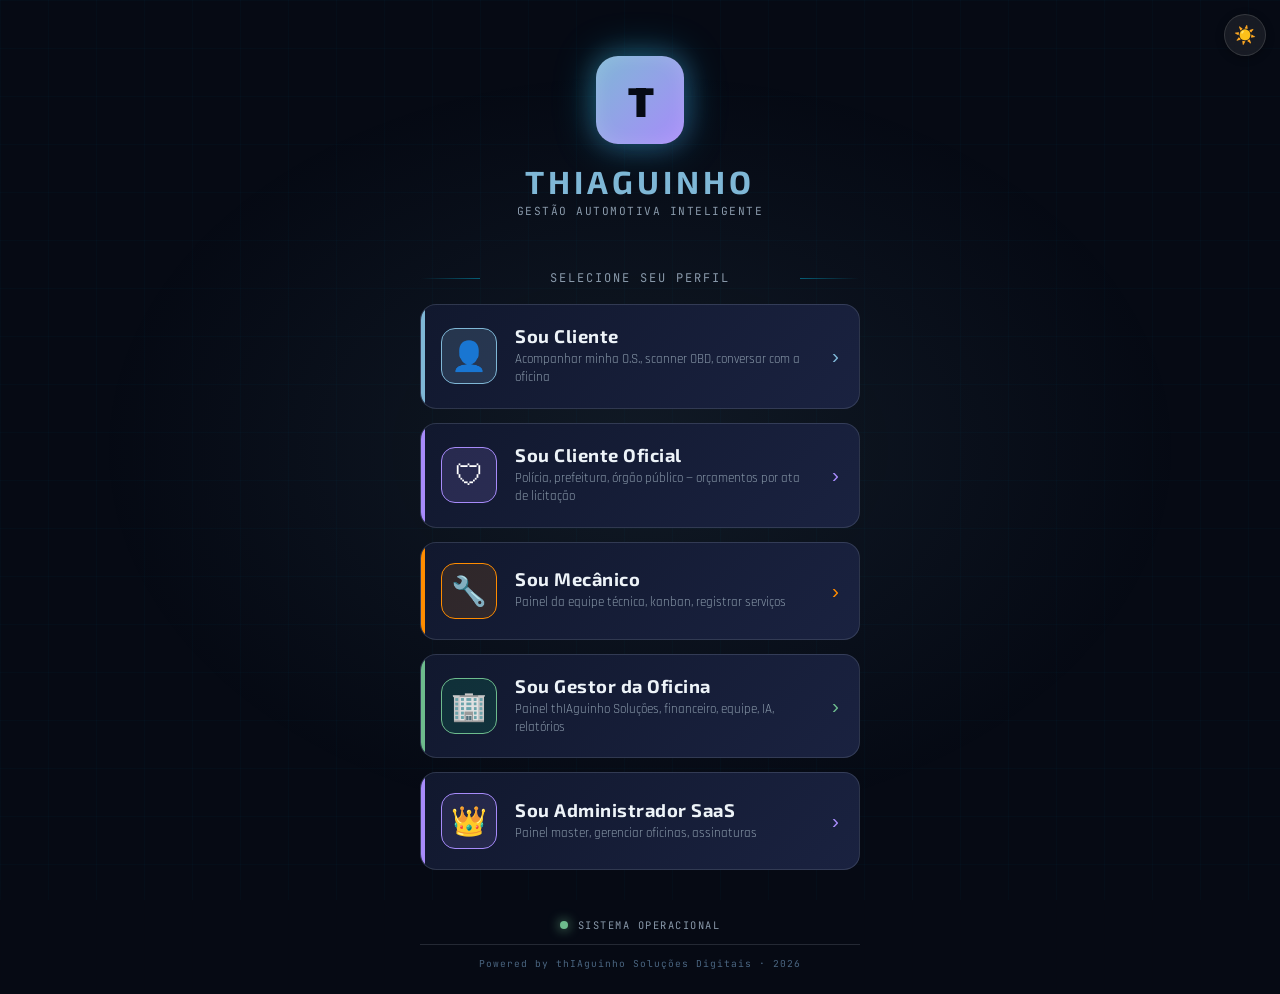
<file: capacitor-android/www/index.html>
<!DOCTYPE html><html lang="pt-BR"><head><meta charset="UTF-8"><meta name="viewport" content="width=device-width,initial-scale=1.0"><title>thIAguinho</title><script>location.replace('selecionar-perfil.html');</script></head><body></body></html>
</file>
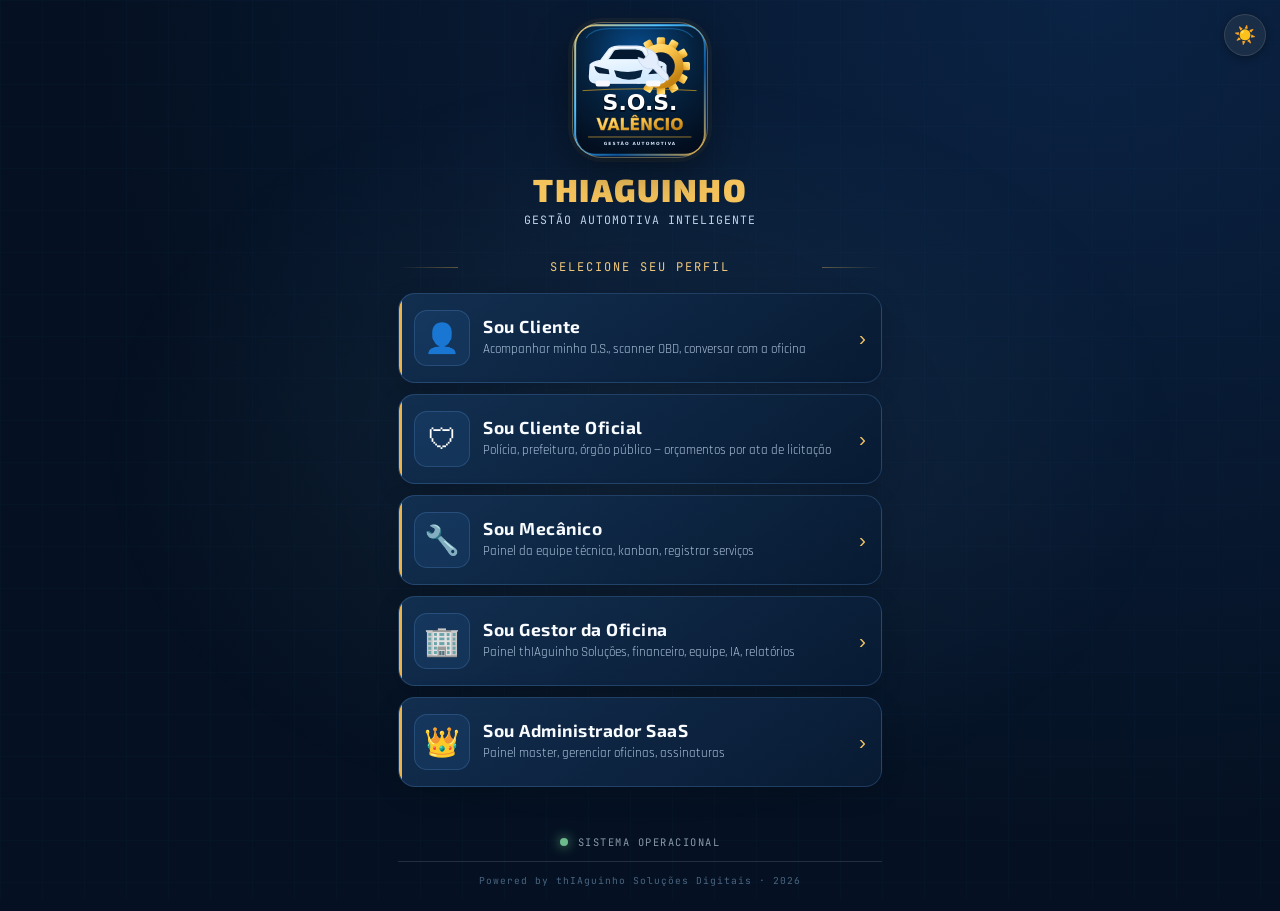
<file: selecionar-perfil.html>
<!DOCTYPE html>
<html lang="pt-BR">
<head>
<meta charset="UTF-8">
<script>(function(){try{var t=localStorage.getItem("thiaguinho_theme");if(t==="light"||t==="dark")document.documentElement.setAttribute("data-theme",t);else document.documentElement.setAttribute("data-theme","dark");}catch(e){document.documentElement.setAttribute("data-theme","dark");}})();</script>
<meta name="viewport" content="width=device-width, initial-scale=1.0, maximum-scale=1.0, user-scalable=no, viewport-fit=cover">
<title>thIAguinho — Selecionar Perfil</title>

<!-- ═══ PWA ═══ -->
<link rel="manifest" href="manifest.json?v=sosicon-20261015">
<link rel="icon" type="image/x-icon" href="favicon.ico?v=sosicon-20261015">
<link rel="icon" type="image/png" sizes="192x192" href="assets/icon-192.png?v=sosicon-20261015">
<meta name="theme-color" content="#00D4FF">
<meta name="apple-mobile-web-app-capable" content="yes">
<meta name="apple-mobile-web-app-status-bar-style" content="black-translucent">
<meta name="apple-mobile-web-app-title" content="thIAguinho">
<meta name="mobile-web-app-capable" content="yes">
<script>
if ('serviceWorker' in navigator) {
  window.addEventListener('load', function() {
    navigator.serviceWorker.register('service-worker.js').catch(function(){});
  });
}
</script>

<link href="https://fonts.googleapis.com/css2?family=Rajdhani:wght@400;500;600;700&family=JetBrains+Mono:wght@400;700&family=Exo+2:wght@300;400;600;700;900&display=swap" rel="stylesheet">

<style>
* { margin: 0; padding: 0; box-sizing: border-box; -webkit-tap-highlight-color: transparent; }

:root,
:root[data-theme="dark"] {
  --bg-primary:    #060A14;
  --bg-secondary:  #0A0F1F;
  --surf-1:        #11182E;
  --surf-2:        #1A2240;
  --border:        rgba(0, 212, 255, 0.15);
  --border-strong: rgba(0, 212, 255, 0.4);
  --brand:         #00D4FF;
  --brand-dim:     rgba(0, 212, 255, 0.12);
  --brand-glow:    rgba(0, 212, 255, 0.35);
  --text:          #E8F4FF;
  --text-muted:    #7A9AB8;
  --text-disabled: #4A6580;
  --success:       #00FF88;
  --warn:          #FFB800;
  --danger:        #FF3B3B;
  --accent-purple: #A78BFA;
  --accent-orange: #FF8C00;

  --r-sm: 6px;
  --r-md: 10px;
  --r-lg: 16px;
  --r-xl: 24px;

  --ff-display: 'Exo 2', sans-serif;
  --ff-mono:    'JetBrains Mono', monospace;
  --ff-body:    'Rajdhani', sans-serif;
  color-scheme: dark;
}
:root[data-theme="light"] {
  --bg-primary:    #F4F7FB;
  --bg-secondary:  #FFFFFF;
  --surf-1:        #FFFFFF;
  --surf-2:        #F1F5F9;
  --border:        rgba(15, 23, 42, 0.10);
  --border-strong: rgba(15, 23, 42, 0.20);
  --brand:         #0066B3;
  --brand-dim:     rgba(0, 102, 179, 0.10);
  --brand-glow:    rgba(0, 102, 179, 0.20);
  --text:          #0F172A;
  --text-muted:    #475569;
  --text-disabled: #94A3B8;
  --success:       #047857;
  --warn:          #B45309;
  --danger:        #B91C1C;
  --accent-purple: #5B21B6;
  --accent-orange: #C2410C;
  color-scheme: light;
}

body {
  background: var(--bg-primary);
  color: var(--text);
  font-family: var(--ff-body);
  min-height: 100vh;
  min-height: 100dvh;
  overflow-x: hidden;
  position: relative;
}

/* Grid futurista de fundo */
body::before {
  content: '';
  position: fixed;
  inset: 0;
  background-image:
    linear-gradient(rgba(0, 212, 255, 0.025) 1px, transparent 1px),
    linear-gradient(90deg, rgba(0, 212, 255, 0.025) 1px, transparent 1px);
  background-size: 48px 48px;
  pointer-events: none;
  z-index: 0;
  animation: gridDrift 30s linear infinite;
}
@keyframes gridDrift { to { background-position: 48px 48px; } }

/* Glow radial central */
body::after {
  content: '';
  position: fixed;
  inset: 0;
  background: radial-gradient(ellipse at center, var(--brand-dim) 0%, transparent 60%);
  pointer-events: none;
  z-index: 0;
  opacity: 0.5;
}

.container {
  position: relative;
  z-index: 1;
  max-width: 480px;
  margin: 0 auto;
  padding: 32px 20px 24px;
  min-height: 100vh;
  min-height: 100dvh;
  display: flex;
  flex-direction: column;
}

/* ═══ HEADER ═══ */
.brand-header {
  text-align: center;
  margin-bottom: 32px;
  animation: fadeDown 0.6s 0.1s both;
}
@keyframes fadeDown {
  from { opacity: 0; transform: translateY(-12px); }
  to   { opacity: 1; transform: translateY(0); }
}

.brand-logo {
  width: 88px;
  height: 88px;
  margin: 0 auto 18px;
  background: linear-gradient(135deg, var(--brand), var(--accent-purple));
  border-radius: 22px;
  display: flex;
  align-items: center;
  justify-content: center;
  font-family: var(--ff-display);
  font-size: 2.6rem;
  font-weight: 900;
  color: var(--bg-primary);
  letter-spacing: -2px;
  position: relative;
  box-shadow: 0 0 40px var(--brand-glow), inset 0 0 20px rgba(255, 255, 255, 0.15);
}
.brand-logo::after {
  content: '';
  position: absolute;
  inset: -4px;
  border-radius: 26px;
  background: linear-gradient(135deg, var(--brand), var(--accent-purple));
  opacity: 0.2;
  filter: blur(12px);
  z-index: -1;
}

.brand-title {
  font-family: var(--ff-display);
  font-size: 2rem;
  font-weight: 700;
  letter-spacing: 4px;
  color: var(--brand);
  text-transform: uppercase;
  margin-bottom: 4px;
}

.brand-subtitle {
  font-family: var(--ff-mono);
  font-size: 0.7rem;
  color: var(--text-muted);
  letter-spacing: 1.5px;
  text-transform: uppercase;
}

/* ═══ TELA DE INSTRUÇÃO ═══ */
.section-label {
  font-family: var(--ff-mono);
  font-size: 0.75rem;
  color: var(--text-muted);
  letter-spacing: 2px;
  text-transform: uppercase;
  text-align: center;
  margin: 8px 0 18px;
  position: relative;
}
.section-label::before,
.section-label::after {
  content: '';
  position: absolute;
  top: 50%;
  width: 60px;
  height: 1px;
  background: linear-gradient(90deg, transparent, var(--border-strong));
}
.section-label::before { left: 0; }
.section-label::after  { right: 0; transform: scaleX(-1); }

/* ═══ CARDS DE PERFIL ═══ */
.profile-grid {
  display: grid;
  grid-template-columns: 1fr;
  gap: 14px;
  margin-bottom: 24px;
}

.profile-card {
  background: linear-gradient(135deg, var(--surf-1), var(--surf-2));
  border: 1px solid var(--border);
  border-radius: var(--r-lg);
  padding: 20px;
  cursor: pointer;
  transition: all 0.25s cubic-bezier(0.4, 0, 0.2, 1);
  display: flex;
  align-items: center;
  gap: 18px;
  position: relative;
  overflow: hidden;
  text-align: left;
  animation: slideUp 0.5s both;
}
@keyframes slideUp {
  from { opacity: 0; transform: translateY(16px); }
  to   { opacity: 1; transform: translateY(0); }
}
.profile-card:nth-child(1) { animation-delay: 0.15s; }
.profile-card:nth-child(2) { animation-delay: 0.25s; }
.profile-card:nth-child(3) { animation-delay: 0.35s; }
.profile-card:nth-child(4) { animation-delay: 0.45s; }

.profile-card::before {
  content: '';
  position: absolute;
  top: 0; left: 0;
  width: 4px;
  height: 100%;
  background: var(--profile-color, var(--brand));
  transition: width 0.25s ease;
}

.profile-card:active {
  transform: scale(0.97);
  border-color: var(--profile-color, var(--brand));
}
.profile-card:hover {
  border-color: var(--profile-color, var(--brand));
  box-shadow: 0 8px 24px rgba(0, 0, 0, 0.4),
              0 0 0 1px var(--profile-color, var(--brand)),
              inset 0 0 30px rgba(0, 212, 255, 0.04);
}
.profile-card:hover::before { width: 8px; }

.profile-icon {
  width: 56px;
  height: 56px;
  flex-shrink: 0;
  border-radius: 14px;
  background: var(--profile-color-dim, var(--brand-dim));
  display: flex;
  align-items: center;
  justify-content: center;
  font-size: 1.8rem;
  border: 1px solid var(--profile-color, var(--brand));
}

.profile-info {
  flex: 1;
  min-width: 0;
}

.profile-name {
  font-family: var(--ff-display);
  font-size: 1.15rem;
  font-weight: 700;
  color: var(--text);
  margin-bottom: 4px;
  letter-spacing: 0.5px;
}

.profile-desc {
  font-family: var(--ff-body);
  font-size: 0.82rem;
  color: var(--text-muted);
  line-height: 1.4;
}

.profile-arrow {
  font-size: 1.3rem;
  color: var(--profile-color, var(--brand));
  margin-left: 6px;
  flex-shrink: 0;
}

/* Cores específicas por perfil */
.profile-card.cliente {
  --profile-color:     var(--brand);
  --profile-color-dim: var(--brand-dim);
}
.profile-card.oficial {
  --profile-color:     var(--accent-purple);
  --profile-color-dim: rgba(167, 139, 250, 0.15);
}
.profile-card.mecanico {
  --profile-color:     var(--accent-orange);
  --profile-color-dim: rgba(255, 140, 0, 0.12);
}
.profile-card.gestor {
  --profile-color:     var(--success);
  --profile-color-dim: rgba(0, 255, 136, 0.10);
}
.profile-card.admin {
  --profile-color:     var(--accent-purple);
  --profile-color-dim: rgba(167, 139, 250, 0.12);
}

/* ═══ FOOTER ═══ */
.footer {
  margin-top: auto;
  text-align: center;
  padding-top: 24px;
  animation: fadeDown 0.6s 0.6s both;
}

.status-row {
  display: flex;
  align-items: center;
  justify-content: center;
  gap: 10px;
  margin-bottom: 12px;
}

.status-dot {
  width: 8px;
  height: 8px;
  border-radius: 50%;
  background: var(--success);
  box-shadow: 0 0 12px var(--success);
  animation: pulseDot 2s ease infinite;
}
@keyframes pulseDot {
  0%, 100% { opacity: 1; transform: scale(1); }
  50%      { opacity: 0.6; transform: scale(1.4); }
}

.status-text {
  font-family: var(--ff-mono);
  font-size: 0.65rem;
  letter-spacing: 1.5px;
  color: var(--text-muted);
  text-transform: uppercase;
}

.copyright {
  font-family: var(--ff-mono);
  font-size: 0.6rem;
  color: var(--text-disabled);
  letter-spacing: 1px;
  padding-top: 12px;
  border-top: 1px solid var(--border);
}

/* ═══ Responsivo ═══ */
@media (min-height: 700px) {
  .container { padding-top: 56px; }
  .brand-header { margin-bottom: 44px; }
}

@media (max-width: 360px) {
  .brand-title { font-size: 1.6rem; letter-spacing: 3px; }
  .brand-logo { width: 72px; height: 72px; font-size: 2.2rem; }
  .profile-card { padding: 16px; gap: 14px; }
  .profile-icon { width: 48px; height: 48px; font-size: 1.5rem; }
  .profile-name { font-size: 1rem; }
  .profile-desc { font-size: 0.75rem; }
}
</style>
</head>

<body>
  <div class="container">

    <div class="brand-header">
      <div class="brand-logo">T</div>
      <div class="brand-title">thIAguinho</div>
      <div class="brand-subtitle">Gestão Automotiva Inteligente</div>
    </div>

    <div class="section-label">SELECIONE SEU PERFIL</div>

    <div class="profile-grid">

      <button class="profile-card cliente" onclick="entrar('cliente.html')">
        <div class="profile-icon">👤</div>
        <div class="profile-info">
          <div class="profile-name">Sou Cliente</div>
          <div class="profile-desc">Acompanhar minha O.S., scanner OBD, conversar com a oficina</div>
        </div>
        <div class="profile-arrow">›</div>
      </button>

      <button class="profile-card oficial" onclick="entrar('clienteOficial.html')">
        <div class="profile-icon">🛡</div>
        <div class="profile-info">
          <div class="profile-name">Sou Cliente Oficial</div>
          <div class="profile-desc">Polícia, prefeitura, órgão público — orçamentos por ata de licitação</div>
        </div>
        <div class="profile-arrow">›</div>
      </button>

      <button class="profile-card mecanico" onclick="entrar('index.html')">
        <div class="profile-icon">🔧</div>
        <div class="profile-info">
          <div class="profile-name">Sou Mecânico</div>
          <div class="profile-desc">Painel da equipe técnica, kanban, registrar serviços</div>
        </div>
        <div class="profile-arrow">›</div>
      </button>

      <button class="profile-card gestor" onclick="entrar('index.html')">
        <div class="profile-icon">🏢</div>
        <div class="profile-info">
          <div class="profile-name">Sou Gestor da Oficina</div>
          <div class="profile-desc">Painel thIAguinho Soluções, financeiro, equipe, IA, relatórios</div>
        </div>
        <div class="profile-arrow">›</div>
      </button>

      <button class="profile-card admin" onclick="entrar('index.html')">
        <div class="profile-icon">👑</div>
        <div class="profile-info">
          <div class="profile-name">Sou Administrador SaaS</div>
          <div class="profile-desc">Painel master, gerenciar oficinas, assinaturas</div>
        </div>
        <div class="profile-arrow">›</div>
      </button>

    </div>

    <div class="footer">
      <div class="status-row">
        <div class="status-dot"></div>
        <span class="status-text">SISTEMA OPERACIONAL</span>
      </div>
      <div class="copyright">Powered by thIAguinho Soluções Digitais · 2026</div>
    </div>

  </div>

  <script>
    function entrar(destino) {
      // Feedback tátil em celulares Android (vibração curta de 10ms)
      if (navigator.vibrate) navigator.vibrate(10);
      // Pequeno delay para sensação de "pressed"
      setTimeout(function() {
        window.location.href = destino;
      }, 80);
    }
  </script>
<script src="js/theme.js"></script>
<script src="js/uix-theme-fix.js"></script>
</body>
</html>
</file>
